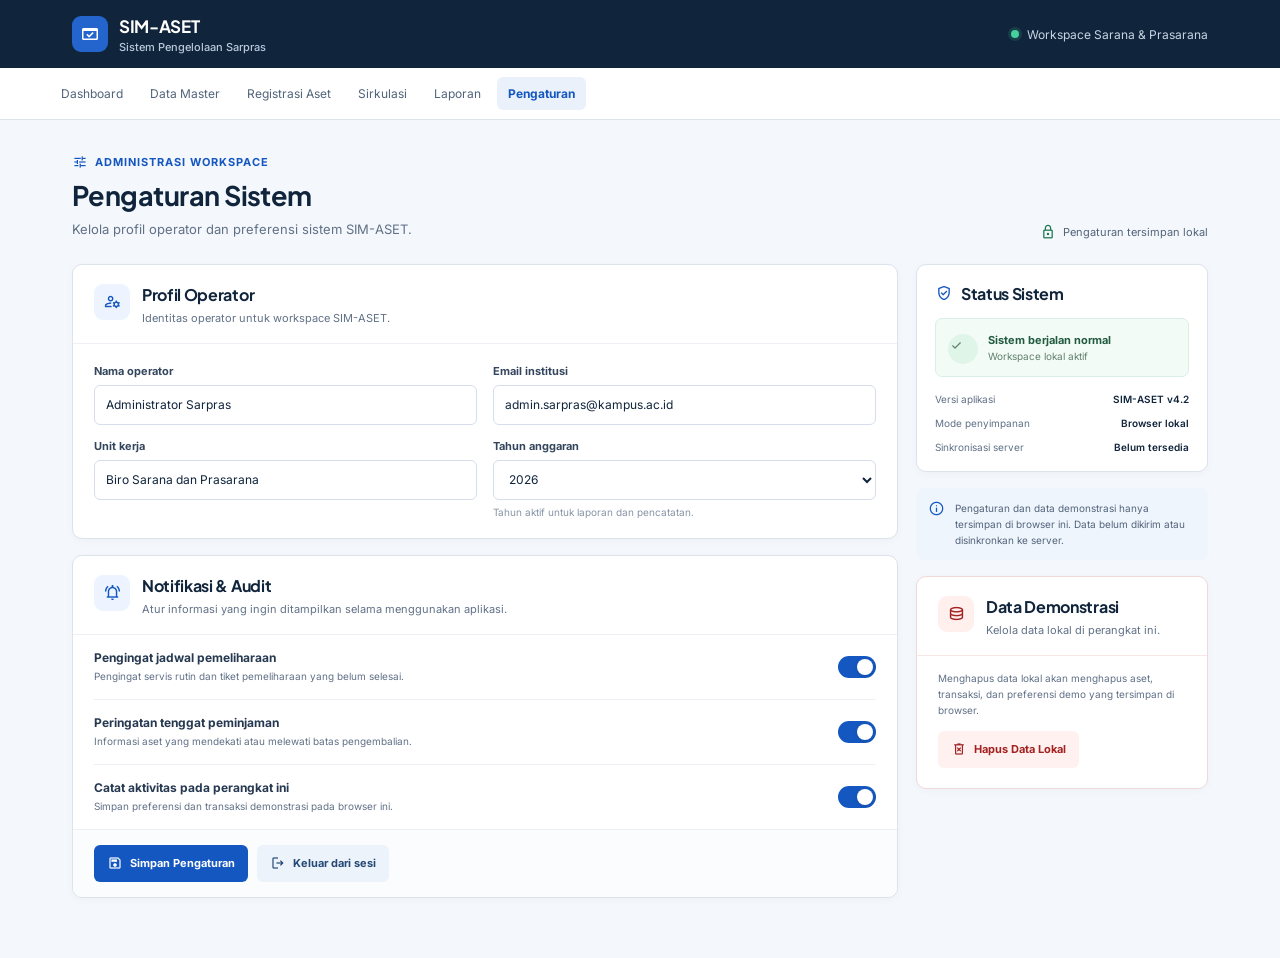
<file: pages/pengaturan.html>
<!doctype html>
<html lang="id">
<head>
  <meta charset="utf-8">
  <meta name="viewport" content="width=device-width, initial-scale=1">
  <meta name="theme-color" content="#f4f7fb">
  <title>Pengaturan Sistem | SIM-ASET</title>
  <link rel="preconnect" href="https://fonts.googleapis.com">
  <link rel="preconnect" href="https://fonts.gstatic.com" crossorigin>
  <link href="https://fonts.googleapis.com/css2?family=Inter:wght@400;500;600;700&family=Plus+Jakarta+Sans:wght@600;700&display=swap" rel="stylesheet">
  <link href="https://fonts.googleapis.com/css2?family=Material+Symbols+Outlined:wght,FILL@100..700,0..1&display=swap" rel="stylesheet">
  <style>
    :root{font-family:Inter,sans-serif;color:#10243b;background:#f4f7fb;font-synthesis:none;--blue:#1557c0;--blue-dark:#10459b;--line:#dbe3ed;--muted:#617187;--surface:#fff;--soft:#f7f9fc;--green:#14744c;--red:#a32121}
    *{box-sizing:border-box}body{margin:0;min-width:320px}button,input,select{font:inherit}
    .topbar{background:#10243b;color:#fff}.topbar-inner{max-width:1180px;min-height:68px;margin:auto;padding:12px 22px;display:flex;align-items:center;justify-content:space-between;gap:16px}.brand{display:flex;align-items:center;gap:11px;font:700 17px 'Plus Jakarta Sans',sans-serif;letter-spacing:-.02em}.brand-mark{width:36px;height:36px;border-radius:9px;background:#2365cc;display:grid;place-items:center;color:#fff}.brand-mark .material-symbols-outlined{font-size:20px}.brand small{display:block;color:#b9c9dc;font:500 11px Inter,sans-serif;letter-spacing:0;margin-top:3px}.workspace{display:flex;align-items:center;gap:8px;color:#c8d5e3;font-size:12px}.online{width:8px;height:8px;background:#43d19e;border-radius:50%;box-shadow:0 0 0 3px #43d19e26}
    nav{display:flex;gap:5px;flex-wrap:wrap;background:#fff;border-bottom:1px solid var(--line);padding:9px max(16px,calc((100% - 1180px)/2))}nav a{color:#52647a;text-decoration:none;padding:9px 11px;border-radius:6px;font-size:12px;transition:background .15s,color .15s}nav a:hover{background:#f2f6fc;color:var(--blue)}nav a[aria-current]{background:#eaf1fb;color:var(--blue);font-weight:700}
    main{max-width:1180px;margin:auto;padding:34px 22px 60px}.heading-row{display:flex;align-items:flex-end;justify-content:space-between;gap:20px;margin-bottom:24px}.eyebrow{display:flex;align-items:center;gap:7px;color:var(--blue);font-size:11px;font-weight:700;letter-spacing:.09em;text-transform:uppercase}.eyebrow .material-symbols-outlined{font-size:16px}h1,h2,h3{font-family:'Plus Jakarta Sans',sans-serif;letter-spacing:-.02em}h1{font-size:27px;margin:8px 0 7px}h2{font-size:16px;margin:0}h3{font-size:13px;margin:0}.intro{color:var(--muted);font-size:13px;line-height:1.6;margin:0}.saved-label{display:flex;align-items:center;gap:7px;color:#52647a;font-size:11px;white-space:nowrap}.saved-label .material-symbols-outlined{font-size:16px;color:var(--green)}
    .settings-layout{display:grid;grid-template-columns:minmax(0,1fr) 292px;gap:18px;align-items:start}.main-column,.side-column{display:grid;gap:16px}.card{background:var(--surface);border:1px solid var(--line);border-radius:10px;box-shadow:0 2px 8px #15294308;overflow:hidden}.card-head{display:flex;align-items:flex-start;gap:12px;padding:19px 21px 16px;border-bottom:1px solid #edf1f5}.icon-box{width:36px;height:36px;flex:none;display:grid;place-items:center;color:var(--blue);background:#edf4ff;border-radius:9px}.icon-box .material-symbols-outlined{font-size:19px}.card-title p{margin:5px 0 0;color:var(--muted);font-size:11px;line-height:1.55}.card-body{padding:8px 21px 20px}
    .fields{display:grid;grid-template-columns:1fr 1fr;gap:2px 16px}.field label{display:block;color:#34465d;font-size:11px;font-weight:700;margin:12px 0 7px}.field input,.field select{width:100%;height:40px;border:1px solid #d5deea;border-radius:6px;background:#fff;color:#10243b;padding:0 11px;font-size:12px;outline:none;transition:border .15s,box-shadow .15s}.field input:focus,.field select:focus{border-color:#5790e8;box-shadow:0 0 0 3px #1557c01a}.field input::placeholder{color:#94a2b4}.field-hint{font-size:10px;color:#8694a6;margin:6px 0 0}
    .preference-list{padding:0 21px}.preference{display:flex;align-items:center;justify-content:space-between;gap:16px;padding:15px 0;border-bottom:1px solid #edf1f5}.preference:last-child{border-bottom:0}.preference-copy strong{display:block;color:#263951;font-size:12px}.preference-copy span{display:block;margin-top:4px;color:var(--muted);font-size:10px;line-height:1.5}.switch{position:relative;display:inline-flex;flex:none;cursor:pointer}.switch input{position:absolute;width:1px;height:1px;opacity:0}.switch-track{width:38px;height:22px;background:#cbd5e1;border-radius:20px;transition:background .18s;position:relative}.switch-track:after{content:"";position:absolute;top:3px;left:3px;width:16px;height:16px;border-radius:50%;background:#fff;box-shadow:0 1px 3px #0002;transition:transform .18s}.switch input:checked+.switch-track{background:var(--blue)}.switch input:checked+.switch-track:after{transform:translateX(16px)}.switch input:focus-visible+.switch-track{outline:3px solid #1557c044;outline-offset:2px}
    .form-actions{display:flex;align-items:center;gap:9px;padding:15px 21px;border-top:1px solid #edf1f5;background:#fbfcfe}.btn{display:inline-flex;align-items:center;justify-content:center;gap:7px;min-height:37px;padding:0 13px;border:0;border-radius:6px;background:var(--blue);color:#fff;font-size:11px;font-weight:700;cursor:pointer;text-decoration:none;transition:background .15s,transform .15s}.btn:hover{background:var(--blue-dark)}.btn:active{transform:translateY(1px)}.btn .material-symbols-outlined{font-size:16px}.btn-secondary{background:#edf3fb;color:#244974}.btn-secondary:hover{background:#e0eaf7}.btn-danger{background:#fff1ef;color:var(--red)}.btn-danger:hover{background:#ffe4e0}
    .side-card{padding:18px}.side-card h2{display:flex;align-items:center;gap:8px;margin-bottom:14px}.side-card h2 .material-symbols-outlined{font-size:18px;color:var(--blue)}.system-state{display:flex;align-items:center;gap:10px;padding:12px;border:1px solid #d9eee4;border-radius:7px;background:#f3fbf6}.state-mark{width:30px;height:30px;border-radius:50%;display:grid;place-items:center;background:#dff5e8;color:var(--green)}.state-mark .material-symbols-outlined{font-size:17px}.system-state strong{display:block;font-size:11px;color:#225b40}.system-state span{display:block;margin-top:3px;font-size:10px;color:#62816f}.info-list{display:grid;gap:12px;margin-top:16px}.info-row{display:flex;justify-content:space-between;gap:10px;font-size:10px}.info-row span{color:var(--muted)}.info-row strong{font-weight:600;text-align:right}.notice{display:flex;align-items:flex-start;gap:10px;padding:12px;border-radius:7px;background:#eff5fd;color:#52647a;font-size:10px;line-height:1.6}.notice .material-symbols-outlined{color:var(--blue);font-size:17px;flex:none}.danger-card{border-color:#f0d9d6}.danger-card .icon-box{background:#fff0ee;color:var(--red)}.danger-card .card-head{border-color:#f7e8e6}.danger-card .card-body{padding-top:14px}.danger-card .card-body p{font-size:10px;line-height:1.6;color:var(--muted);margin:0 0 13px}
    @media(max-width:850px){.settings-layout{grid-template-columns:1fr}.side-column{grid-template-columns:1fr 1fr}}@media(max-width:620px){.topbar-inner{padding:12px 15px}.workspace{font-size:0}.workspace .online{font-size:initial}nav{flex-wrap:nowrap;overflow-x:auto;padding:8px 10px}nav a{white-space:nowrap}main{padding:25px 14px 42px}.heading-row{align-items:flex-start;flex-direction:column;margin-bottom:19px}h1{font-size:24px}.fields,.side-column{grid-template-columns:1fr}.card-head{padding:16px}.card-body{padding:7px 16px 17px}.preference-list{padding:0 16px}.form-actions{padding:13px 16px}.side-card{padding:16px}}
  </style>
</head>
<body>
  <header class="topbar">
    <div class="topbar-inner">
      <div class="brand"><span class="brand-mark"><span class="material-symbols-outlined">domain_verification</span></span><span>SIM-ASET<small>Sistem Pengelolaan Sarpras</small></span></div>
      <div class="workspace"><span class="online"></span><span>Workspace Sarana &amp; Prasarana</span></div>
    </div>
  </header>
  <nav aria-label="Navigasi utama">
    <a data-path="dashboard" href="#">Dashboard</a><a data-path="data-master" href="#">Data Master</a><a data-path="form-registrasi-aset" href="#">Registrasi Aset</a><a data-path="peminjaman-sirkulasi" href="#">Sirkulasi</a><a data-path="laporan-pemeliharaan" href="#">Laporan</a><a data-path="pengaturan-sistem" href="#" aria-current="page">Pengaturan</a>
  </nav>
  <main>
    <div class="heading-row">
      <div><div class="eyebrow"><span class="material-symbols-outlined">tune</span>Administrasi Workspace</div><h1>Pengaturan Sistem</h1><p class="intro">Kelola profil operator dan preferensi sistem SIM-ASET.</p></div>
      <div class="saved-label"><span class="material-symbols-outlined">lock</span>Pengaturan tersimpan lokal</div>
    </div>
    <div class="settings-layout">
      <form id="settingsForm" class="main-column">
        <section class="card">
          <div class="card-head"><span class="icon-box"><span class="material-symbols-outlined">manage_accounts</span></span><div class="card-title"><h2>Profil Operator</h2><p>Identitas operator untuk workspace SIM-ASET.</p></div></div>
          <div class="card-body fields">
            <div class="field"><label for="operatorName">Nama operator</label><input id="operatorName" name="operatorName" value="Administrator Sarpras" placeholder="Nama lengkap" required></div>
            <div class="field"><label for="operatorEmail">Email institusi</label><input id="operatorEmail" name="operatorEmail" type="email" value="admin.sarpras@kampus.ac.id" placeholder="nama@kampus.ac.id" required></div>
            <div class="field"><label for="unitName">Unit kerja</label><input id="unitName" name="unitName" value="Biro Sarana dan Prasarana" placeholder="Nama unit kerja"></div>
            <div class="field"><label for="fiscalYear">Tahun anggaran</label><select id="fiscalYear" name="fiscalYear"><option>2026</option><option>2025</option><option>2024</option></select><p class="field-hint">Tahun aktif untuk laporan dan pencatatan.</p></div>
          </div>
        </section>
        <section class="card">
          <div class="card-head"><span class="icon-box"><span class="material-symbols-outlined">notifications_active</span></span><div class="card-title"><h2>Notifikasi &amp; Audit</h2><p>Atur informasi yang ingin ditampilkan selama menggunakan aplikasi.</p></div></div>
          <div class="preference-list">
            <label class="preference"><span class="preference-copy"><strong>Pengingat jadwal pemeliharaan</strong><span>Pengingat servis rutin dan tiket pemeliharaan yang belum selesai.</span></span><span class="switch"><input type="checkbox" name="serviceAlerts" checked aria-label="Pengingat jadwal pemeliharaan"><span class="switch-track"></span></span></label>
            <label class="preference"><span class="preference-copy"><strong>Peringatan tenggat peminjaman</strong><span>Informasi aset yang mendekati atau melewati batas pengembalian.</span></span><span class="switch"><input type="checkbox" name="loanAlerts" checked aria-label="Peringatan tenggat peminjaman"><span class="switch-track"></span></span></label>
            <label class="preference"><span class="preference-copy"><strong>Catat aktivitas pada perangkat ini</strong><span>Simpan preferensi dan transaksi demonstrasi pada browser ini.</span></span><span class="switch"><input type="checkbox" name="auditLog" checked aria-label="Catat aktivitas pada perangkat ini"><span class="switch-track"></span></span></label>
          </div>
          <div class="form-actions"><button class="btn" type="submit"><span class="material-symbols-outlined">save</span>Simpan Pengaturan</button><button class="btn btn-secondary" id="logoutButton" type="button"><span class="material-symbols-outlined">logout</span>Keluar dari sesi</button></div>
        </section>
      </form>
      <aside class="side-column">
        <section class="card side-card">
          <h2><span class="material-symbols-outlined">verified_user</span>Status Sistem</h2>
          <div class="system-state"><span class="state-mark"><span class="material-symbols-outlined">check</span></span><div><strong>Sistem berjalan normal</strong><span>Workspace lokal aktif</span></div></div>
          <div class="info-list"><div class="info-row"><span>Versi aplikasi</span><strong>SIM-ASET v4.2</strong></div><div class="info-row"><span>Mode penyimpanan</span><strong>Browser lokal</strong></div><div class="info-row"><span>Sinkronisasi server</span><strong>Belum tersedia</strong></div></div>
        </section>
        <section class="notice"><span class="material-symbols-outlined">info</span><span>Pengaturan dan data demonstrasi hanya tersimpan di browser ini. Data belum dikirim atau disinkronkan ke server.</span></section>
        <section class="card danger-card">
          <div class="card-head"><span class="icon-box"><span class="material-symbols-outlined">database</span></span><div class="card-title"><h2>Data Demonstrasi</h2><p>Kelola data lokal di perangkat ini.</p></div></div>
          <div class="card-body"><p>Menghapus data lokal akan menghapus aset, transaksi, dan preferensi demo yang tersimpan di browser.</p><button class="btn btn-danger" id="resetDataButton" type="button"><span class="material-symbols-outlined">delete_forever</span>Hapus Data Lokal</button></div>
        </section>
      </aside>
    </div>
  </main>
  <script src="../assets/js/app.js?v=settings-design-20261017"></script>
</body>
</html>
</file>
